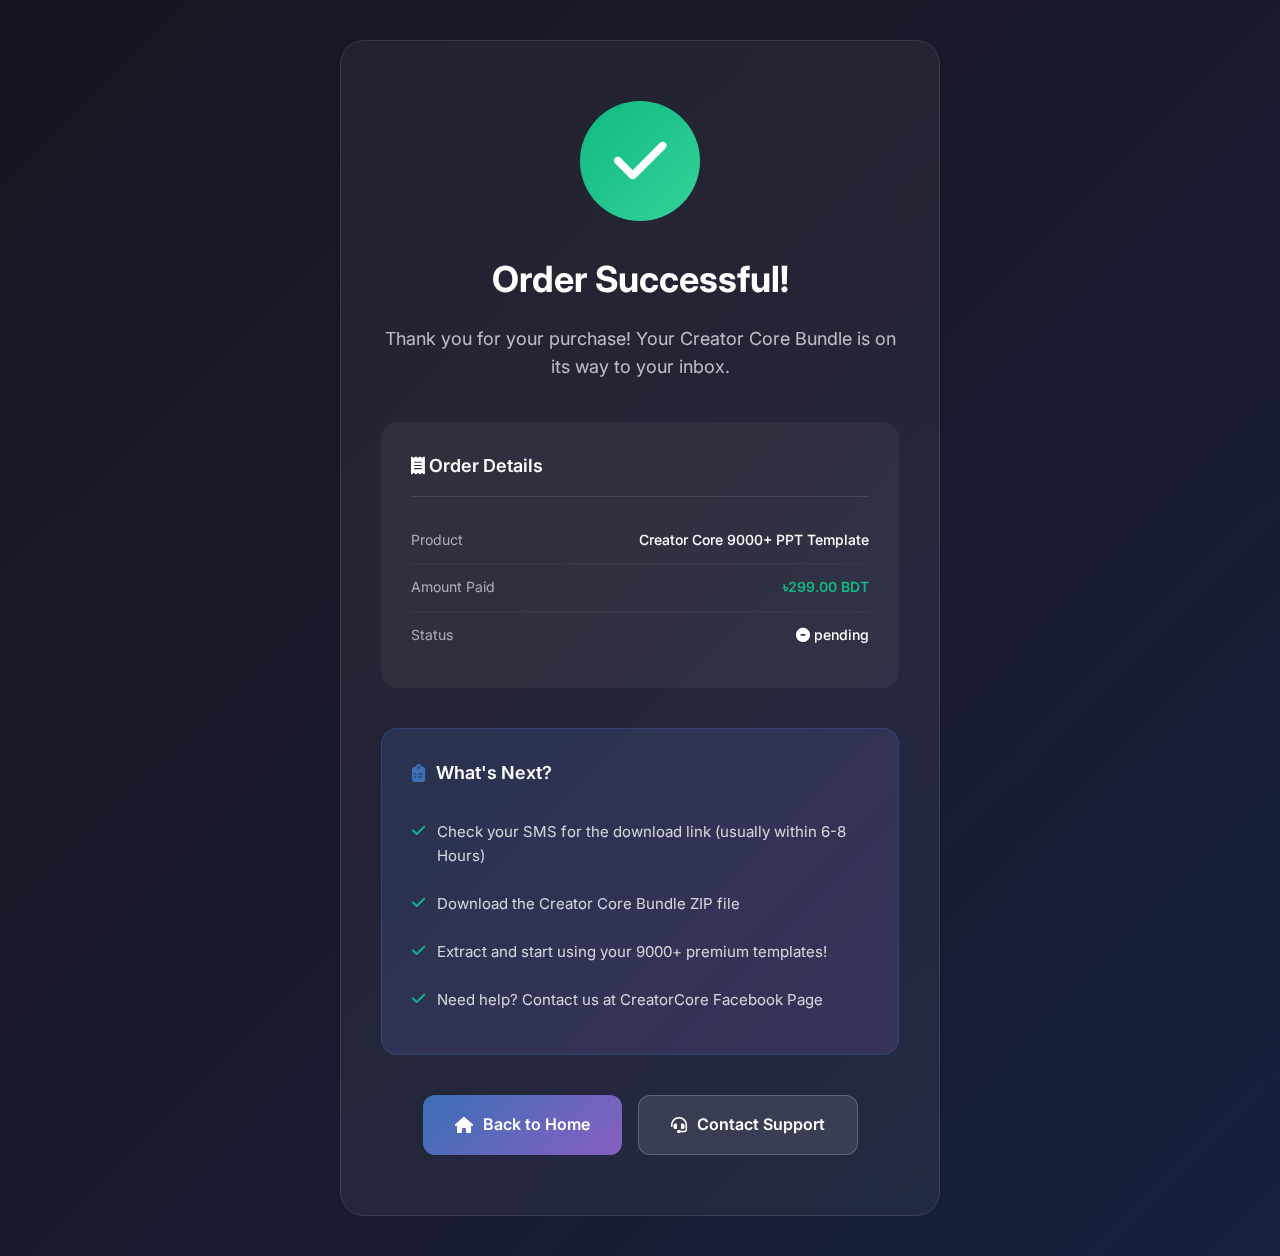
<file: success.html>
<!DOCTYPE html>
<html lang="en">

<head>
    <meta charset="UTF-8">
    <meta name="viewport" content="width=device-width, initial-scale=1.0">
    <title>Payment Successful - Creator Core</title>
    <link rel="icon" type="image/png" href="img/logo.png">
    <link rel="stylesheet" href="css/style.css">
    <link href="https://fonts.googleapis.com/css2?family=Inter:wght@300;400;500;600;700;800&display=swap"
        rel="stylesheet">
    <link rel="stylesheet" href="https://cdnjs.cloudflare.com/ajax/libs/font-awesome/6.4.0/css/all.min.css">
    <style>
        .success-page {
            min-height: 100vh;
            display: flex;
            align-items: center;
            justify-content: center;
            padding: 40px 20px;
            background: linear-gradient(135deg, #161620 0%, #1a1a2e 50%, #16213e 100%);
        }

        .success-container {
            max-width: 600px;
            width: 100%;
            text-align: center;
            padding: 60px 40px;
            background: rgba(255, 255, 255, 0.05);
            border: 1px solid rgba(255, 255, 255, 0.1);
            border-radius: 24px;
            backdrop-filter: blur(20px);
            animation: fadeInUp 0.8s ease;
        }

        @keyframes fadeInUp {
            from {
                opacity: 0;
                transform: translateY(30px);
            }

            to {
                opacity: 1;
                transform: translateY(0);
            }
        }

        .success-icon {
            width: 120px;
            height: 120px;
            background: linear-gradient(135deg, #10b981, #34d399);
            border-radius: 50%;
            display: flex;
            align-items: center;
            justify-content: center;
            margin: 0 auto 30px;
            animation: pulse 2s ease infinite;
        }

        @keyframes pulse {

            0%,
            100% {
                box-shadow: 0 0 0 0 rgba(16, 185, 129, 0.4);
            }

            50% {
                box-shadow: 0 0 0 20px rgba(16, 185, 129, 0);
            }
        }

        .success-icon i {
            font-size: 60px;
            color: white;
        }

        .success-title {
            font-size: 36px;
            font-weight: 700;
            color: white;
            margin-bottom: 16px;
        }

        .success-subtitle {
            font-size: 18px;
            color: rgba(255, 255, 255, 0.7);
            margin-bottom: 40px;
            line-height: 1.6;
        }

        .order-details {
            background: rgba(255, 255, 255, 0.05);
            border-radius: 16px;
            padding: 30px;
            margin-bottom: 40px;
            text-align: left;
        }

        .order-details h3 {
            font-size: 18px;
            font-weight: 600;
            color: white;
            margin-bottom: 20px;
            padding-bottom: 15px;
            border-bottom: 1px solid rgba(255, 255, 255, 0.1);
        }

        .detail-row {
            display: flex;
            justify-content: space-between;
            padding: 12px 0;
            border-bottom: 1px solid rgba(255, 255, 255, 0.05);
        }

        .detail-row:last-child {
            border-bottom: none;
        }

        .detail-label {
            color: rgba(255, 255, 255, 0.6);
            font-size: 14px;
        }

        .detail-value {
            color: white;
            font-weight: 500;
            font-size: 14px;
        }

        .detail-value.highlight {
            color: #10b981;
            font-weight: 600;
        }

        .next-steps {
            background: linear-gradient(135deg, rgba(59, 111, 182, 0.2), rgba(136, 95, 193, 0.2));
            border: 1px solid rgba(59, 111, 182, 0.3);
            border-radius: 16px;
            padding: 30px;
            margin-bottom: 40px;
            text-align: left;
        }

        .next-steps h3 {
            font-size: 18px;
            font-weight: 600;
            color: white;
            margin-bottom: 20px;
            display: flex;
            align-items: center;
            gap: 10px;
        }

        .next-steps h3 i {
            color: #3b6fb6;
        }

        .next-steps ul {
            list-style: none;
            padding: 0;
            margin: 0;
        }

        .next-steps li {
            padding: 12px 0;
            color: rgba(255, 255, 255, 0.8);
            display: flex;
            align-items: flex-start;
            gap: 12px;
            font-size: 15px;
        }

        .next-steps li i {
            color: #10b981;
            margin-top: 3px;
        }

        .action-buttons {
            display: flex;
            gap: 16px;
            justify-content: center;
            flex-wrap: wrap;
        }

        .btn-primary {
            background: linear-gradient(135deg, #3b6fb6, #885fc1);
            color: white;
            padding: 16px 32px;
            border-radius: 12px;
            font-size: 16px;
            font-weight: 600;
            border: none;
            cursor: pointer;
            display: inline-flex;
            align-items: center;
            gap: 10px;
            text-decoration: none;
            transition: all 0.3s ease;
        }

        .btn-primary:hover {
            transform: translateY(-2px);
            box-shadow: 0 10px 30px rgba(59, 111, 182, 0.3);
        }

        .btn-secondary {
            background: rgba(255, 255, 255, 0.1);
            color: white;
            padding: 16px 32px;
            border-radius: 12px;
            font-size: 16px;
            font-weight: 600;
            border: 1px solid rgba(255, 255, 255, 0.2);
            cursor: pointer;
            display: inline-flex;
            align-items: center;
            gap: 10px;
            text-decoration: none;
            transition: all 0.3s ease;
        }

        .btn-secondary:hover {
            background: rgba(255, 255, 255, 0.15);
            transform: translateY(-2px);
        }

        .confetti {
            position: fixed;
            top: 0;
            left: 0;
            width: 100%;
            height: 100%;
            pointer-events: none;
            z-index: 1000;
        }

        @media (max-width: 600px) {
            .success-container {
                padding: 40px 24px;
            }

            .success-title {
                font-size: 28px;
            }

            .success-subtitle {
                font-size: 16px;
            }

            .action-buttons {
                flex-direction: column;
            }

            .btn-primary,
            .btn-secondary {
                width: 100%;
                justify-content: center;
            }
        }
    </style>
    <!-- Google Tag Manager -->
<script>(function(w,d,s,l,i){w[l]=w[l]||[];w[l].push({'gtm.start':
new Date().getTime(),event:'gtm.js'});var f=d.getElementsByTagName(s)[0],
j=d.createElement(s),dl=l!='dataLayer'?'&l='+l:'';j.async=true;j.src=
'https://www.googletagmanager.com/gtm.js?id='+i+dl;f.parentNode.insertBefore(j,f);
})(window,document,'script','dataLayer','GTM-W2S83NZM');</script>
<!-- End Google Tag Manager -->
</head>

<body>
    <!-- Google Tag Manager (noscript) -->
<noscript><iframe src="https://www.googletagmanager.com/ns.html?id=GTM-W2S83NZM"
height="0" width="0" style="display:none;visibility:hidden"></iframe></noscript>
<!-- End Google Tag Manager (noscript) -->
    <main class="success-page">
        <div class="success-container">
            <div class="success-icon">
                <i class="fas fa-check"></i>
            </div>

            <h1 class="success-title">Order Successful!</h1>
            <p class="success-subtitle">
                Thank you for your purchase! Your Creator Core Bundle is on its way to your inbox.
            </p>

            <div class="order-details">
                <h3><i class="fas fa-receipt"></i> Order Details</h3>
                <div class="detail-row">
                    <span class="detail-label">Product</span>
                    <span class="detail-value">Creator Core 9000+ PPT Template</span>
                </div>
                <div class="detail-row">
                    <span class="detail-label">Amount Paid</span>
                    <span class="detail-value highlight">&#x09F3;299.00 BDT</span>
                </div>
                <div class="detail-row">
                    <span class="detail-label">Status</span>
                    <span class="detail-value highlight-pending"><i class="fas fa-circle-minus"></i> pending</span>
                </div>
            </div>

            <div class="next-steps">
                <h3><i class="fas fa-clipboard-list"></i> What's Next?</h3>
                <ul>
                    <li>
                        <i class="fas fa-check"></i>
                        <span>Check your SMS for the download link (usually within 6-8 Hours)</span>
                    </li>
                    <li>
                        <i class="fas fa-check"></i>
                        <span>Download the Creator Core Bundle ZIP file</span>
                    </li>
                    <li>
                        <i class="fas fa-check"></i>
                        <span>Extract and start using your 9000+ premium templates!</span>
                    </li>
                    <li>
                        <i class="fas fa-check"></i>
                        <span>Need help? Contact us at CreatorCore Facebook Page</span>
                    </li>
                </ul>
            </div>

            <div class="action-buttons">
                <a href="index.html" class="btn-primary">
                    <i class="fas fa-home"></i>
                    Back to Home
                </a>
                <a href="https://www.facebook.com/profile.php?id=61587048646755" class="btn-secondary" target="_blank">
                    <i class="fas fa-headset"></i>
                    Contact Support
                </a>
            </div>
        </div>
    </main>

    <canvas id="confetti" class="confetti"></canvas>

    <script>
        // Get order details from URL parameters or localStorage
        document.addEventListener('DOMContentLoaded', function () {
            const urlParams = new URLSearchParams(window.location.search);
            const orderData = JSON.parse(localStorage.getItem('lastPaymentSuccess') || '{}');

            // Display order details
            document.getElementById('orderId').textContent =
                urlParams.get('orderId') || orderData.orderId || 'CC-' + Date.now().toString(36).toUpperCase();
            document.getElementById('customerEmail').textContent =
                urlParams.get('email') || orderData.email || 'Check your email';
            document.getElementById('transactionId').textContent =
                urlParams.get('txn') || orderData.transactionId || 'N/A';

            // Run confetti animation
            createConfetti();

            // Clear the stored payment data after displaying
            setTimeout(() => {
                localStorage.removeItem('lastPaymentSuccess');
            }, 1000);
        });

        // Simple confetti animation
        function createConfetti() {
            const canvas = document.getElementById('confetti');
            const ctx = canvas.getContext('2d');
            canvas.width = window.innerWidth;
            canvas.height = window.innerHeight;

            const confettiCount = 150;
            const confetti = [];
            const colors = ['#10b981', '#3b6fb6', '#885fc1', '#f59e0b', '#ef4444', '#8b5cf6'];

            for (let i = 0; i < confettiCount; i++) {
                confetti.push({
                    x: Math.random() * canvas.width,
                    y: Math.random() * canvas.height - canvas.height,
                    r: Math.random() * 6 + 4,
                    d: Math.random() * confettiCount,
                    color: colors[Math.floor(Math.random() * colors.length)],
                    tilt: Math.random() * 10 - 5,
                    tiltAngle: 0,
                    tiltAngleIncrement: Math.random() * 0.07 + 0.05
                });
            }

            let frame = 0;
            const maxFrames = 300;

            function draw() {
                ctx.clearRect(0, 0, canvas.width, canvas.height);

                confetti.forEach((c, i) => {
                    ctx.beginPath();
                    ctx.lineWidth = c.r / 2;
                    ctx.strokeStyle = c.color;
                    ctx.moveTo(c.x + c.tilt + c.r / 3, c.y);
                    ctx.lineTo(c.x + c.tilt, c.y + c.tilt + c.r / 5);
                    ctx.stroke();

                    c.y += (Math.cos(c.d) + 3 + c.r / 2) / 2;
                    c.x += Math.sin(c.d);
                    c.tiltAngle += c.tiltAngleIncrement;
                    c.tilt = Math.sin(c.tiltAngle) * 15;

                    if (c.y > canvas.height) {
                        confetti[i] = {
                            x: Math.random() * canvas.width,
                            y: -10,
                            r: c.r,
                            d: c.d,
                            color: c.color,
                            tilt: c.tilt,
                            tiltAngle: c.tiltAngle,
                            tiltAngleIncrement: c.tiltAngleIncrement
                        };
                    }
                });

                frame++;
                if (frame < maxFrames) {
                    requestAnimationFrame(draw);
                } else {
                    ctx.clearRect(0, 0, canvas.width, canvas.height);
                }
            }

            draw();
        }

        // Handle window resize
        window.addEventListener('resize', function () {
            const canvas = document.getElementById('confetti');
            canvas.width = window.innerWidth;
            canvas.height = window.innerHeight;
        });
    </script>
</body>

</html>
</file>
<file: css/style.css>
/* Reset and Base Styles */
* {
    margin: 0;
    padding: 0;
    box-sizing: border-box;
}

:root {
    --primary-color: #3b6fb6;
    --secondary-color: #885fc1;
    --background: #161620;
    --text-primary: #ffffff;
    --text-secondary: #b8b8c8;
    --card-bg: rgba(255, 255, 255, 0.05);
    --border-color: rgba(255, 255, 255, 0.1);
    --gradient: linear-gradient(135deg, var(--primary-color) 0%, var(--secondary-color) 100%);
    --gradient-reverse: linear-gradient(135deg, var(--secondary-color) 0%, var(--primary-color) 100%);
}

body {
    font-family: 'Inter', -apple-system, BlinkMacSystemFont, sans-serif;
    background: var(--background);
    color: var(--text-primary);
    line-height: 1.6;
    overflow-x: hidden;
}
.container {
    max-width: 1200px;
    margin: 0 auto;
    padding: 0 20px;
}

/* Gradient Text */
.gradient-text {
    background: var(--gradient);
    -webkit-background-clip: text;
    -webkit-text-fill-color: transparent;
    background-clip: text;
}

/* Buttons */
.cta-button {
    background: var(--gradient);
    color: white;
    border: none;
    padding: 12px 24px;
    border-radius: 8px;
    font-weight: 600;
    cursor: pointer;
    transition: all 0.3s ease;
    font-size: 14px;
}

.cta-button:hover {
    transform: translateY(-2px);
    box-shadow: 0 10px 30px rgba(59, 111, 182, 0.3);
}

.cta-button-large ,  .cta-button-large a{
    background: var(--gradient);
    color: white;
    border: none;
    padding: 16px 32px;
    border-radius: 12px;
    font-weight: 600;
    cursor: pointer;
    transition: all 0.3s ease;
    font-size: 16px;
    display: inline-flex;
    align-items: center;
    gap: 8px;
}

.cta-button-large:hover {
    transform: translateY(-2px);
    box-shadow: 0 15px 40px rgba(59, 111, 182, 0.4);
}
.cta-button a , .cta-button-large ,a{
    color: white;
    text-decoration: none;
}
.demo-button {
    background: transparent;
    color: var(--text-primary);
    border: 2px solid var(--border-color);
    padding: 16px 32px;
    border-radius: 12px;
    font-weight: 600;
    cursor: pointer;
    transition: all 0.3s ease;
    font-size: 16px;
    display: inline-flex;
    align-items: center;
    gap: 8px;
}

.demo-button:hover {
    border-color: var(--primary-color);
    background: rgba(59, 111, 182, 0.1);
}

/* Header */
.header {
    position: fixed;
    top: 0;
    width: 100%;
    z-index: 1000;
    background: rgba(22, 22, 32, 0.8);
    backdrop-filter: blur(20px);
    border-bottom: 1px solid var(--border-color);
}

.navbar {
    padding: 16px 0;
}

.nav-container {
    max-width: 1200px;
    margin: 0 auto;
    padding: 0 20px;
    display: flex;
    align-items: center;
    justify-content: space-between;
}

.logo {
    height: 40px;
    width: auto;
}

.nav-menu {
    display: flex;
    list-style: none;
    gap: 32px;
}

.nav-menu a {
    color: var(--text-primary);
    text-decoration: none;
    font-weight: 500;
    transition: color 0.3s ease;
}

.nav-menu a:hover {
    color: var(--primary-color);
}

.hamburger {
    display: none;
    flex-direction: column;
    cursor: pointer;
}

.hamburger span {
    width: 25px;
    height: 3px;
    background: var(--text-primary);
    margin: 3px 0;
    transition: 0.3s;
}

/* Hero Section */
.hero {
    padding: 120px 0 80px;
    position: relative;
    overflow: hidden;
}

.hero::before {
    content: '';
    position: absolute;
    top: 0;
    left: 0;
    right: 0;
    bottom: 0;
    background: radial-gradient(ellipse at top right, rgba(59, 111, 182, 0.15), transparent 50%),
                radial-gradient(ellipse at bottom left, rgba(136, 95, 193, 0.15), transparent 50%);
    pointer-events: none;
}

.hero-container {
    max-width: 1200px;
    margin: 0 auto;
    padding: 0 20px;
    display: grid;
    grid-template-columns: 1fr 1fr;
    gap: 60px;
    align-items: center;
}

.hero-content {
    z-index: 1;
}

.badge {
    display: inline-flex;
    align-items: center;
    gap: 8px;
    background: rgba(255, 255, 255, 0.1);
    padding: 8px 16px;
    border-radius: 20px;
    font-size: 14px;
    font-weight: 600;
    margin-bottom: 24px;
    color: #ffd700;
}

.hero-title {
    font-size: 56px;
    font-weight: 800;
    line-height: 1.2;
    margin-bottom: 24px;
}

.hero-subtitle {
    font-size: 18px;
    color: var(--text-secondary);
    margin-bottom: 32px;
    line-height: 1.6;
}

.hero-buttons {
    display: flex;
    gap: 16px;
    margin-bottom: 48px;
}

.hero-stats {
    display: flex;
    gap: 40px;
}

.stat {
    text-align: center;
}

.stat-number {
    display: block;
    font-size: 28px;
    font-weight: 700;
    color: var(--text-primary);
}

.stat-label {
    font-size: 14px;
    color: var(--text-secondary);
}

/* Hero Image */
.hero-image {
    position: relative;
    z-index: 1;
}

.template-showcase {
    position: relative;
    width: 100%;
    height: 500px;
}

.main-template {
    width: 100%;
    height: 400px;
    object-fit: cover;
    border-radius: 16px;
    box-shadow: 0 25px 50px rgba(0, 0, 0, 0.3);
}

.floating-card {
    position: absolute;
    border-radius: 12px;
    overflow: hidden;
    box-shadow: 0 20px 40px rgba(0, 0, 0, 0.2);
    animation: float 6s ease-in-out infinite;
}

.floating-card img {
    width: 100%;
    height: 100%;
    object-fit: cover;
}

.card-1 {
    top: 20px;
    left: -20px;
    width: 120px;
    height: 90px;
    animation-delay: 0s;
}

.card-2 {
    top: 60px;
    right: -30px;
    width: 140px;
    height: 100px;
    animation-delay: 2s;
}

.card-3 {
    bottom: 40px;
    right: 40px;
    width: 110px;
    height: 80px;
    animation-delay: 4s;
}

@keyframes float {
    0%, 100% { transform: translateY(0px); }
    50% { transform: translateY(-20px); }
}

/* Section Headers */
.section-header {
    text-align: center;
    margin-bottom: 64px;
}

.section-header h2 {
    font-size: 42px;
    font-weight: 700;
    margin-bottom: 16px;
}

.section-header p {
    font-size: 18px;
    color: var(--text-secondary);
}

/* Features Section */
.features {
    padding: 100px 0;
    background: rgba(255, 255, 255, 0.02);
}

.features-grid {
    display: grid;
    grid-template-columns: repeat(3, 1fr);
    gap: 32px;
}

.feature-card {
    background: var(--card-bg);
    border: 1px solid var(--border-color);
    border-radius: 16px;
    padding: 32px;
    text-align: center;
    transition: all 0.3s ease;
}

.feature-card:hover {
    transform: translateY(-8px);
    border-color: var(--primary-color);
    box-shadow: 0 20px 40px rgba(59, 111, 182, 0.2);
}

.feature-icon {
    width: 64px;
    height: 64px;
    background: var(--gradient);
    border-radius: 16px;
    display: flex;
    align-items: center;
    justify-content: center;
    margin: 0 auto 24px;
    font-size: 24px;
    color: white;
}

.feature-card h3 {
    font-size: 20px;
    font-weight: 600;
    margin-bottom: 12px;
}

.feature-card p {
    color: var(--text-secondary);
    line-height: 1.6;
}

/* Templates Section */
.templates {
    padding: 100px 0;
}

.template-categories {
    display: flex;
    justify-content: center;
    gap: 16px;
    margin-bottom: 48px;
    flex-wrap: wrap;
}

.category-btn {
    background: transparent;
    color: var(--text-secondary);
    border: 1px solid var(--border-color);
    padding: 10px 20px;
    border-radius: 8px;
    font-weight: 500;
    cursor: pointer;
    transition: all 0.3s ease;
}

.category-btn.active,
.category-btn:hover {
    background: var(--gradient);
    color: white;
    border-color: transparent;
}

.templates-grid {
    display: grid;
    grid-template-columns: repeat(3, 1fr);
    gap: 24px;
    margin-bottom: 48px;
}

.template-item {
    position: relative;
    border-radius: 12px;
    overflow: hidden;
    cursor: pointer;
    transition: all 0.3s ease;
}

.template-item:hover {
    transform: scale(1.05);
}

.template-item img {
    width: 100%;
    height: 250px;
    object-fit: cover;
}

.template-overlay {
    position: absolute;
    bottom: 0;
    left: 0;
    right: 0;
    background: linear-gradient(to top, rgba(22, 22, 32, 0.9), transparent);
    padding: 24px;
    transform: translateY(100%);
    transition: transform 0.3s ease;
}

.template-item:hover .template-overlay {
    transform: translateY(0);
}

.template-overlay h4 {
    font-size: 18px;
    font-weight: 600;
    margin-bottom: 8px;
}

.template-overlay p {
    font-size: 14px;
    color: var(--text-secondary);
    margin-bottom: 16px;
}

.preview-btn {
    background: rgba(255, 255, 255, 0.2);
    color: white;
    border: none;
    padding: 8px 16px;
    border-radius: 6px;
    font-size: 12px;
    cursor: pointer;
    transition: all 0.3s ease;
}

.preview-btn:hover {
    background: var(--primary-color);
}

.view-all-container {
    text-align: center;
}

/* Pricing Section */
.pricing {
    padding: 100px 0;
    background: rgba(255, 255, 255, 0.02);
}

.pricing-card {
    max-width: 600px;
    margin: 0 auto;
    background: var(--card-bg);
    border: 1px solid var(--border-color);
    border-radius: 20px;
    padding: 48px;
    text-align: center;
}

.pricing-header h3 {
    font-size: 28px;
    font-weight: 700;
    margin-bottom: 16px;
}

.price {
    margin-bottom: 16px;
}

.currency {
    font-size: 24px;
    color: var(--primary-color);
    vertical-align: top;
}

.amount {
    font-size: 72px;
    font-weight: 800;
    color: var(--text-primary);
}
.amount del{
    font-size: 44px;
    font-weight: 800;
    color: var(--text-primary);
}

.period {
    font-size: 18px;
    color: var(--text-secondary);
}

.savings {
    color: #10b981;
    font-weight: 600;
    margin-bottom: 32px;
}

.pricing-features {
    list-style: none;
    margin-bottom: 40px;
}

.pricing-features li {
    padding: 12px 0;
    border-bottom: 1px solid var(--border-color);
    display: flex;
    align-items: center;
    gap: 12px;
}

.pricing-features i {
    color: var(--primary-color);
}

.trust-badges {
    display: flex;
    justify-content: center;
    gap: 16px;
    margin-top: 24px;
    font-size: 24px;
    color: var(--text-secondary);
}

/* Testimonials Section */
.testimonials {
    padding: 100px 0;
}

.testimonials-grid {
    display: grid;
    grid-template-columns: repeat(3, 1fr);
    gap: 32px;
}

.testimonial-card {
    background: var(--card-bg);
    border: 1px solid var(--border-color);
    border-radius: 16px;
    padding: 32px;
}

.rating {
    color: #ffd700;
    margin-bottom: 16px;
}

.testimonial-card p {
    color: var(--text-secondary);
    line-height: 1.6;
    margin-bottom: 24px;
    font-style: italic;
}

.testimonial-author {
    display: flex;
    align-items: center;
    gap: 16px;
}

.testimonial-author img {
    width: 48px;
    height: 48px;
    border-radius: 50%;
    object-fit: cover;
}

.testimonial-author h4 {
    font-size: 16px;
    font-weight: 600;
    margin-bottom: 4px;
}

.testimonial-author p {
    font-size: 14px;
    color: var(--text-secondary);
    margin: 0;
    font-style: normal;
}

/* CTA Section */
.cta-section {
    padding: 100px 0;
    background: var(--gradient);
    text-align: center;
}

.cta-content h2 {
    font-size: 42px;
    font-weight: 700;
    margin-bottom: 16px;
}

.cta-content p {
    font-size: 18px;
    margin-bottom: 32px;
    opacity: 0.9;
}

.cta-buttons {
    display: flex;
    flex-direction: column;
    align-items: center;
    gap: 16px;
}

.guarantee {
    display: flex;
    align-items: center;
    gap: 8px;
    font-size: 14px;
    opacity: 0.8;
}

/* Footer */
.footer {
    background: rgba(0, 0, 0, 0.5);
    padding: 60px 0 24px;
    border-top: 1px solid var(--border-color);
}

.footer-content {
    display: grid;
    grid-template-columns: 2fr 1fr 1fr 1fr;
    gap: 40px;
    margin-bottom: 48px;
}

.footer-logo {
    height: 32px;
    margin-bottom: 16px;
}

.footer-section p {
    color: var(--text-secondary);
    margin-bottom: 24px;
    line-height: 1.6;
}

.social-links {
    display: flex;
    gap: 16px;
}

.social-links a {
    width: 40px;
    height: 40px;
    background: var(--card-bg);
    border: 1px solid var(--border-color);
    border-radius: 8px;
    display: flex;
    align-items: center;
    justify-content: center;
    color: var(--text-secondary);
    transition: all 0.3s ease;
}

.social-links a:hover {
    background: var(--primary-color);
    color: white;
    transform: translateY(-2px);
}

.footer-section h4 {
    font-size: 16px;
    font-weight: 600;
    margin-bottom: 20px;
}

.footer-section ul {
    list-style: none;
}

.footer-section ul li {
    margin-bottom: 12px;
}

.footer-section ul a {
    color: var(--text-secondary);
    text-decoration: none;
    transition: color 0.3s ease;
}

.footer-section ul a:hover {
    color: var(--primary-color);
}

.footer-bottom {
    text-align: center;
    padding-top: 24px;
    border-top: 1px solid var(--border-color);
    color: var(--text-secondary);
}

/* Responsive Design */
@media (max-width: 768px) {
    .hamburger {
        display: flex;
    }

    .nav-menu {
        position: fixed;
        top: 72px;
        left: -100%;
        width: 100%;
        height: calc(100vh - 72px);
        background: var(--background);
        flex-direction: column;
        padding: 40px 20px;
        transition: left 0.3s ease;
    }

    .nav-menu.active {
        left: 0;
    }

    .hero-container {
        grid-template-columns: 1fr;
        gap: 40px;
        text-align: center;
    }

    .hero-title {
        font-size: 42px;
    }

    .hero-buttons {
        flex-direction: column;
        align-items: center;
    }

    .hero-stats {
        justify-content: center;
    }

    .template-showcase {
        height: 300px;
    }

    .features-grid,
    .templates-grid,
    .testimonials-grid {
        grid-template-columns: 1fr;
    }

    .footer-content {
        grid-template-columns: 1fr;
        text-align: center;
    }

    .social-links {
        justify-content: center;
    }

    .section-header h2 {
        font-size: 32px;
    }

    .cta-section h2 {
        font-size: 32px;
    }

    .pricing-card {
        padding: 32px 24px;
    }

    .amount {
        font-size: 56px;
    }
}

@media (max-width: 480px) {
    .container {
        padding: 0 16px;
    }

    .hero-title {
        font-size: 36px;
    }

    .hero-subtitle {
        font-size: 16px;
    }

    .section-header h2 {
        font-size: 28px;
    }

    .category-btn {
        font-size: 14px;
        padding: 8px 16px;
    }

    .template-item img {
        height: 200px;
    }

    .testimonial-card {
        padding: 24px;
    }
}

/* Animations */
@keyframes fadeInUp {
    from {
        opacity: 0;
        transform: translateY(30px);
    }
    to {
        opacity: 1;
        transform: translateY(0);
    }
}

.feature-card,
.template-item,
.testimonial-card {
    animation: fadeInUp 0.6s ease forwards;
}
</file>
